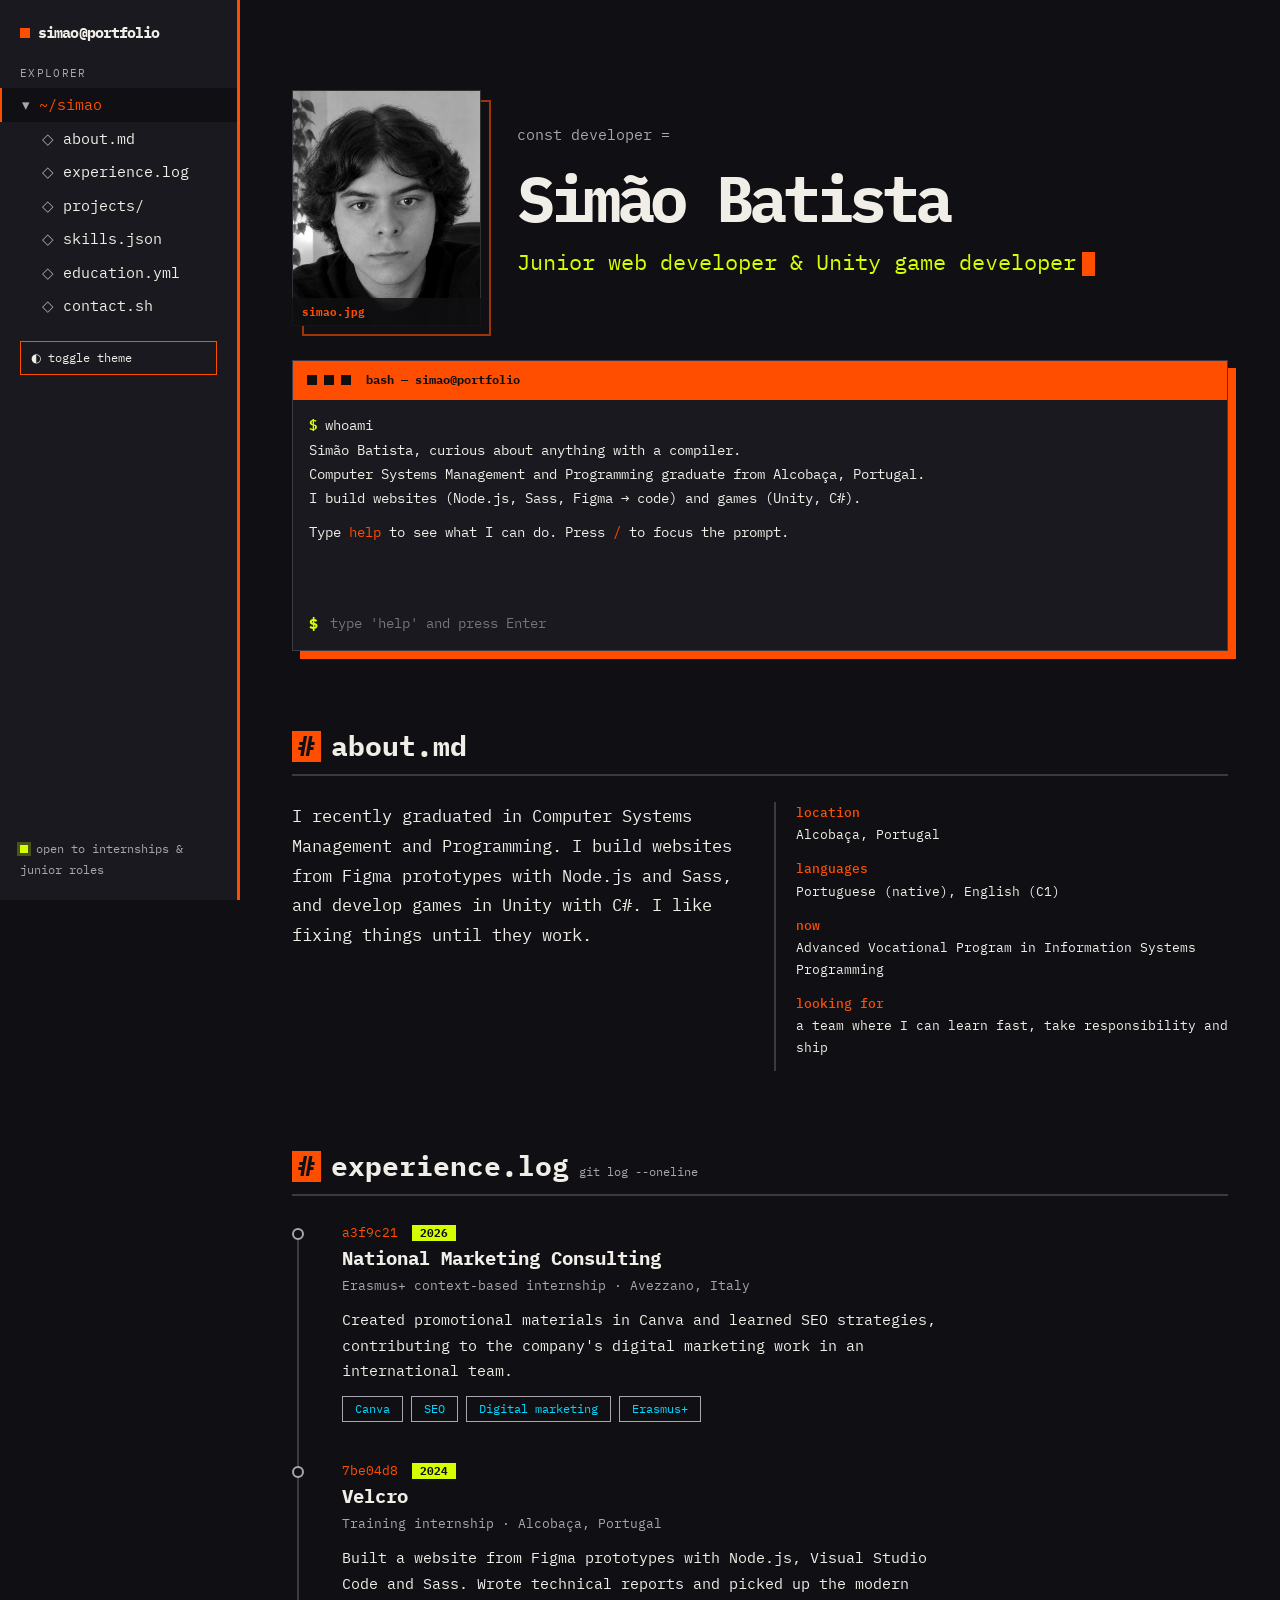
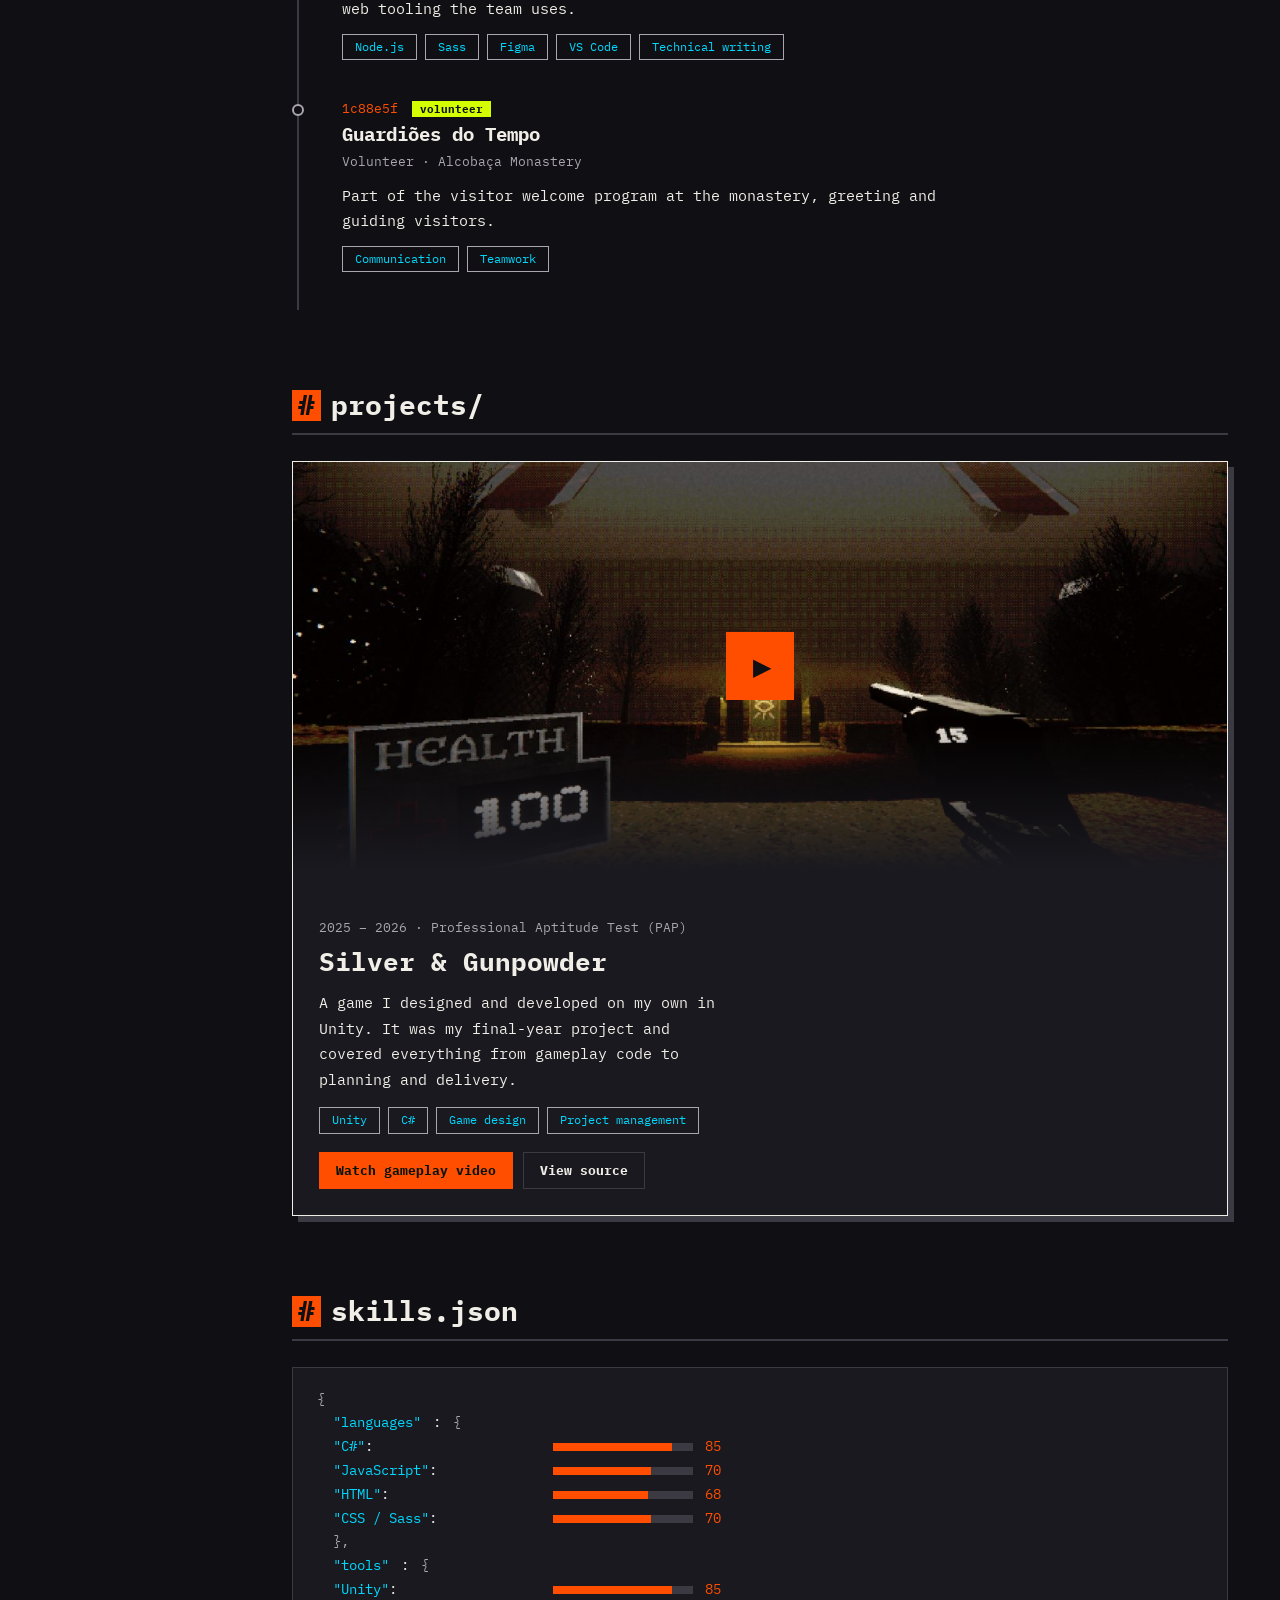
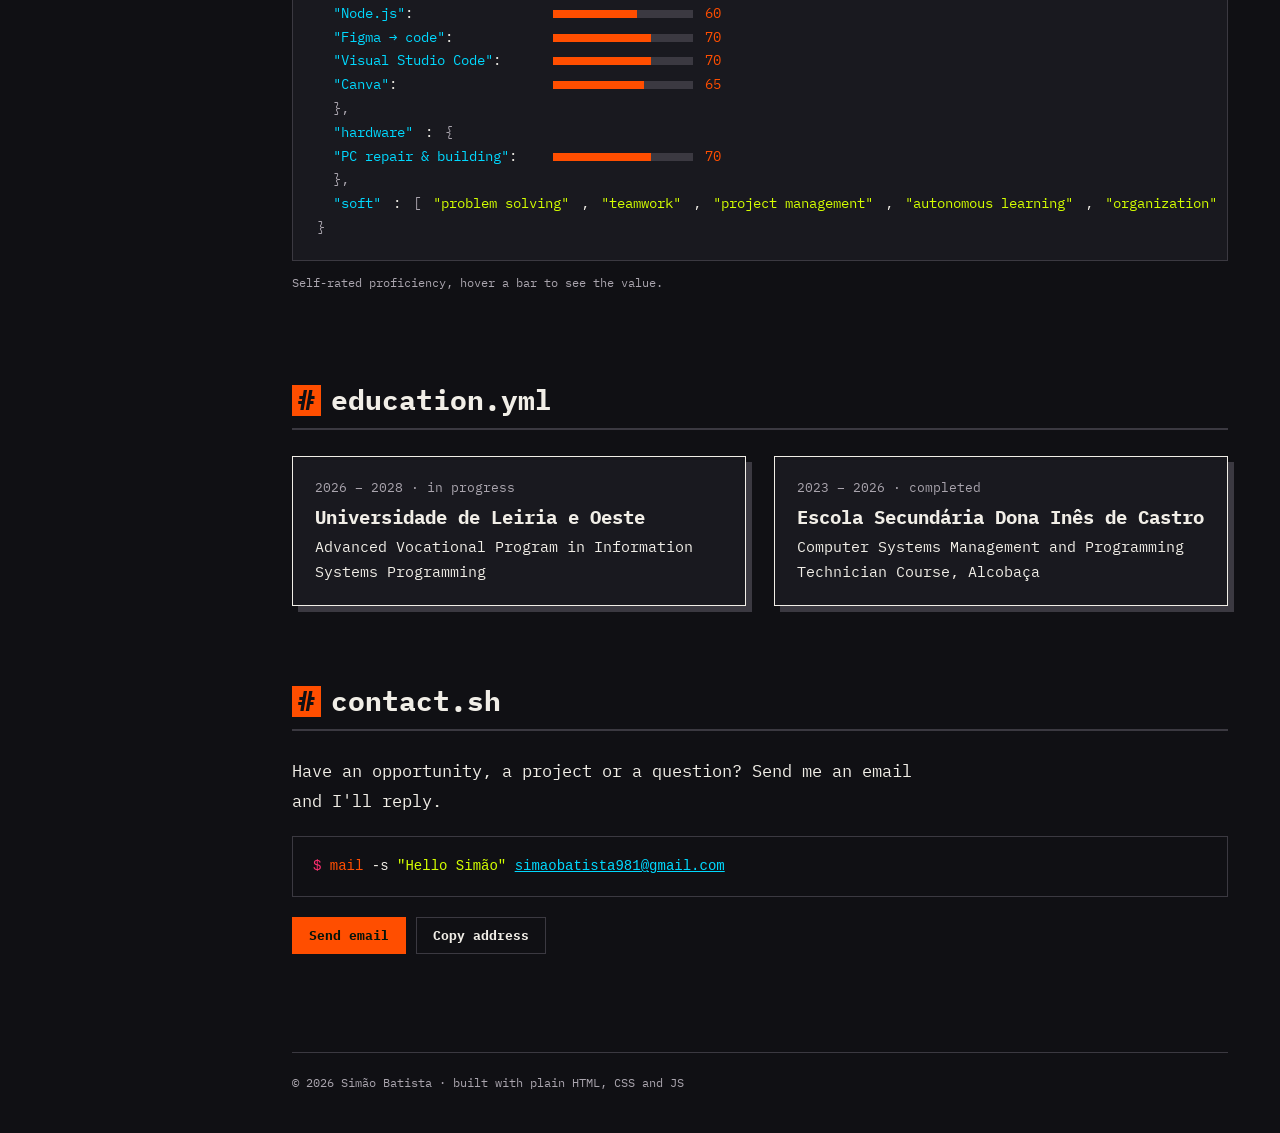
<file: index.html>
<!DOCTYPE html>
<html lang="en" data-theme="dark">
<head>
<meta charset="utf-8">
<meta name="viewport" content="width=device-width, initial-scale=1">
<title>Simão Batista | Web &amp; Unity Game Developer in Portugal</title>
<meta name="description" content="Simão Batista is a junior web developer in Alcobaça, Portugal, building websites with HTML, CSS, JavaScript, Node.js and Sass, plus Unity games in C#.">
<meta name="author" content="Simão Batista">
<meta name="robots" content="index, follow, max-image-preview:large">
<meta name="theme-color" content="#101014">
<meta property="og:type" content="website">
<meta property="og:title" content="Simão Batista | Web &amp; Unity Game Developer in Portugal">
<meta property="og:description" content="Junior web developer in Alcobaça, Portugal. Building websites with HTML, CSS, JavaScript, Node.js and Sass, and games with Unity and C#.">
<meta property="og:locale" content="en_PT">
<meta name="twitter:card" content="summary">
<meta name="twitter:title" content="Simão Batista | Web &amp; Unity Game Developer in Portugal">
<meta name="twitter:description" content="Junior web developer in Alcobaça, Portugal. Building websites with HTML, CSS, JavaScript, Node.js and Sass, and games with Unity and C#.">
<script type="application/ld+json">
{
  "@context": "https://schema.org",
  "@type": "Person",
  "name": "Simão Batista",
  "jobTitle": "Junior Web Developer and Unity Game Developer",
  "description": "Junior web developer in Alcobaça, Portugal, building websites with HTML, CSS, JavaScript, Node.js and Sass, and developing games with Unity and C#.",
  "address": {
    "@type": "PostalAddress",
    "addressLocality": "Alcobaça",
    "addressCountry": "PT"
  },
  "knowsAbout": ["Web development", "HTML", "CSS", "JavaScript", "Node.js", "Sass", "Unity", "C#", "Computer systems"]
}
</script>
<link rel="shortcut icon" type="image/x-icon" href="favicon.ico?"><link rel="preconnect" href="https://fonts.googleapis.com">
<link rel="preconnect" href="https://fonts.gstatic.com" crossorigin>
<link href="https://fonts.googleapis.com/css2?family=IBM+Plex+Mono:wght@400;500;600;700&display=swap" rel="stylesheet">
<link rel="stylesheet" href="style.css">
</head>
<body>
<a class="skip" href="#main">Skip to content</a>

<aside class="side" aria-label="Site navigation">
  <div class="brand"><span class="dot"></span>simao@portfolio</div>
  <div class="tree-title">EXPLORER</div>
  <nav class="tree">
    <a href="#top" class="on"><i>▾</i> ~/simao</a>
    <a href="#about" class="f">about.md</a>
    <a href="#experience" class="f">experience.log</a>
    <a href="#projects" class="f">projects/</a>
    <a href="#skills" class="f">skills.json</a>
    <a href="#education" class="f">education.yml</a>
    <a href="#contact" class="f">contact.sh</a>
  </nav>
  <button id="themeBtn" class="theme" type="button" aria-label="Toggle light and dark theme">◐ toggle theme</button>
  <div class="status"><span class="live"></span>open to internships &amp; junior roles</div>
</aside>

<main id="main">
<section id="top" class="hero">
  <div class="id">
    <figure class="avatar"><img src="assets/simao.jpg" alt="Portrait of Simão Batista" width="600" height="750"><figcaption>simao.jpg</figcaption></figure>
    <div>
      <p class="muted">const developer =</p>
      <h1>Simão Batista</h1>
      <p class="role">Junior web developer &amp; Unity game developer<span class="cursor" aria-hidden="true"></span></p>
    </div>
  </div>
  <div class="term" role="region" aria-label="Interactive terminal">
    <div class="bar"><i></i><i></i><i></i><span>bash — simao@portfolio</span></div>
    <div class="out" id="out" aria-live="polite">
      <div><span class="p">$</span> <span id="typed"></span></div>
      <noscript><pre>Simão Batista — Computer Systems Management and Programming graduate. Web dev, Unity/C#, Node.js.</pre></noscript>
    </div>
    <label class="line"><span class="p">$</span>
      <input id="cmd" type="text" autocomplete="off" autocapitalize="off" spellcheck="false" placeholder="type 'help' and press Enter" aria-label="Terminal command">
    </label>
  </div>
</section>

<section id="about">
  <h2><span class="c">#</span> about.md</h2>
  <div class="grid2">
    <p class="lead">I recently graduated in Computer Systems Management and Programming. I build websites from Figma prototypes with Node.js and Sass, and develop games in Unity with C#. I like fixing things until they work.</p>
    <ul class="facts">
      <li><b>location</b> Alcobaça, Portugal</li>
      <li><b>languages</b> Portuguese (native), English (C1)</li>
      <li><b>now</b> Advanced Vocational Program in Information Systems Programming</li>
      <li><b>looking for</b> a team where I can learn fast, take responsibility and ship</li>
    </ul>
  </div>
</section>

<section id="experience">
  <h2><span class="c">#</span> experience.log <small>git log --oneline</small></h2>
  <ol class="log">
    <li>
      <div class="hash">a3f9c21 <span class="tag">2026</span></div>
      <h3>National Marketing Consulting</h3>
      <p class="meta">Erasmus+ context-based internship · Avezzano, Italy</p>
      <p>Created promotional materials in Canva and learned SEO strategies, contributing to the company's digital marketing work in an international team.</p>
      <ul class="chips"><li>Canva</li><li>SEO</li><li>Digital marketing</li><li>Erasmus+</li></ul>
    </li>
    <li>
      <div class="hash">7be04d8 <span class="tag">2024</span></div>
      <h3>Velcro</h3>
      <p class="meta">Training internship · Alcobaça, Portugal</p>
      <p>Built a website from Figma prototypes with Node.js, Visual Studio Code and Sass. Wrote technical reports and picked up the modern web tooling the team uses.</p>
      <ul class="chips"><li>Node.js</li><li>Sass</li><li>Figma</li><li>VS Code</li><li>Technical writing</li></ul>
    </li>
    <li>
      <div class="hash">1c88e5f <span class="tag">volunteer</span></div>
      <h3>Guardiões do Tempo</h3>
      <p class="meta">Volunteer · Alcobaça Monastery</p>
      <p>Part of the visitor welcome program at the monastery, greeting and guiding visitors.</p>
      <ul class="chips"><li>Communication</li><li>Teamwork</li></ul>
    </li>
  </ol>
</section>

<section id="projects">
  <h2><span class="c">#</span> projects/</h2>
	<article class="proj">
	  <a class="shot" id="shot" href="https://www.youtube.com/watch?v=t56WMLTEBsA" target="_blank" rel="noopener" aria-label="Watch the Silver &amp; Gunpowder gameplay video on YouTube">
		<img src="assets/silver-gunpowder.jpg" alt="First-person view of Silver &amp; Gunpowder: a pistol, a health bar and a glowing door in a foggy fortress courtyard" loading="lazy">
		<span class="play" aria-hidden="true">▶</span>
	  </a>

	  <div class="pbody">
		<p class="meta">2025 – 2026 · Professional Aptitude Test (PAP)</p>
		<h3>Silver &amp; Gunpowder</h3>
		<p>A game I designed and developed on my own in Unity. It was my final-year project and covered everything from gameplay code to planning and delivery.</p>

		<ul class="chips">
		  <li>Unity</li>
		  <li>C#</li>
		  <li>Game design</li>
		  <li>Project management</li>
		</ul>

		<div class="actions">
		  <a class="btn" id="videoLink" href="#" target="_blank" rel="noopener" hidden>
			Watch gameplay video
		  </a>

		  <a class="btn ghost"
			 id="repoLink"
			 href="https://github.com/simao-batista/Silver-Gunpowder"
			 target="_blank"
			 rel="noopener noreferrer">
			View source
		  </a>
	</article>
</section>

<section id="skills">
  <h2><span class="c">#</span> skills.json</h2>
  <div class="json" id="skillsJson"></div>
  <p class="muted small">Self-rated proficiency, hover a bar to see the value.</p>
</section>

<section id="education">
  <h2><span class="c">#</span> education.yml</h2>
  <div class="grid2 edu">
    <div class="card">
      <p class="meta">2026 – 2028 · in progress</p>
      <h3>Universidade de Leiria e Oeste</h3>
      <p>Advanced Vocational Program in Information Systems Programming</p>
    </div>
    <div class="card">
      <p class="meta">2023 – 2026 · completed</p>
      <h3>Escola Secundária Dona Inês de Castro</h3>
      <p>Computer Systems Management and Programming Technician Course, Alcobaça</p>
    </div>
  </div>
</section>

<section id="contact">
  <h2><span class="c">#</span> contact.sh</h2>
  <p class="lead">Have an opportunity, a project or a question? Send me an email and I'll reply.</p>
  <pre class="code sh"><code><span class="k">$</span> <span class="f">mail</span> -s <span class="s">"Hello Simão"</span> <a href="mailto:simaobatista981@gmail.com">simaobatista981@gmail.com</a></code></pre>
  <div class="actions">
    <a class="btn" href="mailto:simaobatista981@gmail.com">Send email</a>
    <button class="btn ghost" id="copyBtn" type="button">Copy address</button>
    <a class="btn ghost" id="ghLink" href="#" target="_blank" rel="noopener" hidden>GitHub</a>
    <a class="btn ghost" id="liLink" href="#" target="_blank" rel="noopener" hidden>LinkedIn</a>
  </div>
</section>

<footer>© <span id="yr"></span> Simão Batista · built with plain HTML, CSS and JS</footer>
</main>

<script src="script.js"></script>
</body>
</html>
</file>
<file: style.css>
:root{--bg:#101014;--panel:#19191f;--line:#3b3941;--text:#f1eee7;--muted:#aaa5ae;--amber:#ff4e00;--cyan:#00d9ff;--pink:#ff2e70;--green:#d4ff00;--r:0px}
:root[data-theme=light]{--bg:#f2f0e8;--panel:#fffdf5;--line:#25231f;--text:#201e1a;--muted:#625d56;--amber:#e33e00;--cyan:#005eb8;--pink:#bf174b;--green:#8cac00}
*,*::before,*::after{box-sizing:border-box}html{scroll-behavior:smooth}
body{margin:0;background:var(--bg);color:var(--text);font:400 15px/1.7 "IBM Plex Mono",ui-monospace,Menlo,Consolas,monospace;padding-left:240px;transition:background .15s}
h1,h2,h3{font-family:"IBM Plex Mono",ui-monospace,Menlo,Consolas,monospace;margin:0;line-height:1.1}
a{color:var(--cyan)}a:hover{color:var(--amber)}
:focus-visible{outline:2px solid var(--amber);outline-offset:3px}
.skip{position:absolute;left:-999px}.skip:focus{left:8px;top:8px;background:var(--amber);color:#000;padding:6px 10px;z-index:99}
.side{position:fixed;inset:0 auto 0 0;width:240px;background:var(--panel);border-right:1px solid var(--line);padding:20px 0;display:flex;flex-direction:column;z-index:10}
.brand{padding:0 20px 18px;font-weight:700;display:flex;gap:8px;align-items:center}
.dot{width:10px;height:10px;border-radius:50%;background:var(--amber)}
.tree-title{padding:0 20px 6px;font-size:11px;color:var(--muted);letter-spacing:.12em}
.tree a{display:block;padding:4px 20px;color:var(--text);text-decoration:none;border-left:2px solid transparent}
.tree a.f{padding-left:40px}.tree a.f::before{content:"◇ ";color:var(--muted)}
.tree a i{font-style:normal;color:var(--muted)}
.tree a:hover{background:var(--bg)}
.tree a.on{border-left-color:var(--amber);background:var(--bg);color:var(--amber)}
.theme{margin:18px 20px 0;background:none;border:1px solid var(--line);color:var(--text);font:inherit;font-size:12px;padding:6px 10px;border-radius:var(--r);cursor:pointer}
.theme:hover{border-color:var(--amber)}
.status{margin:auto 20px 0;font-size:12px;color:var(--muted)}
.live{display:inline-block;width:8px;height:8px;border-radius:50%;background:var(--green);margin-right:8px;animation:pulse 2s infinite}
@keyframes pulse{50%{opacity:.35}}
main{max-width:920px;margin:0 auto;padding:0 32px 40px}
section{padding:72px 0 8px;scroll-margin-top:10px}
.hero{padding-top:90px}
h1{font-size:clamp(34px,6vw,64px);font-weight:700;letter-spacing:-.04em;margin:6px 0 10px}
h2{font-size:clamp(20px,3vw,28px);font-weight:700;margin-bottom:26px;display:flex;align-items:baseline;gap:10px;flex-wrap:wrap}
h2 small{font:400 12px "IBM Plex Mono",monospace;color:var(--muted)}
.c{color:var(--amber)}
h3{font-size:19px;font-weight:700;margin:4px 0 6px}
.role{font-size:clamp(16px,2.2vw,22px);color:var(--cyan);margin:0 0 28px}
.cursor{display:inline-block;width:.6em;height:1.1em;background:var(--amber);vertical-align:text-bottom;margin-left:6px;animation:blink 1s steps(1) infinite}
@keyframes blink{50%{opacity:0}}
.muted{color:var(--muted)}.small{font-size:12px}
.term{background:var(--panel);border:1px solid var(--line);border-radius:var(--r);overflow:hidden;box-shadow:0 18px 50px -20px #0009}
.bar{display:flex;align-items:center;gap:7px;padding:9px 14px;border-bottom:1px solid var(--line);font-size:12px;color:var(--muted)}
.bar i{width:10px;height:10px;border-radius:50%;background:var(--line)}.bar i:first-child{background:#ff5f56}.bar i:nth-child(2){background:#ffbd2e}.bar i:nth-child(3){background:#27c93f}
.bar span{margin-left:8px}
.out{padding:14px 16px 4px;min-height:230px;max-height:340px;overflow:auto;font-size:14px}
.out pre{margin:2px 0 10px;white-space:pre-wrap;font:inherit;color:var(--text)}
.out .k{color:var(--amber)}.out .e{color:var(--pink)}
.p{color:var(--green);font-weight:700}
.line{display:flex;gap:10px;padding:6px 16px 14px;align-items:center}
.line input{flex:1;background:none;border:0;color:var(--text);font:inherit;font-size:14px;outline:0;min-width:0}
.line:focus-within{background:color-mix(in srgb,var(--amber) 6%,transparent)}
.lead{font-size:17px;line-height:1.75;margin:0 0 20px;max-width:62ch}
.grid2{display:grid;grid-template-columns:1fr 1fr;gap:28px}
.facts{list-style:none;margin:0;padding:0;border-left:2px solid var(--line);padding-left:20px}
.facts li{margin-bottom:12px;font-size:13px}.facts b{display:block;color:var(--amber);font-weight:500}
.log{list-style:none;margin:0;padding:0 0 0 28px}
.log>li{position:relative;z-index:1;padding:0 0 38px 22px}
.log>li::before{content:"";position:absolute;left:-28px;top:6px;width:12px;height:12px;border-radius:50%;background:var(--bg);border:2px solid var(--muted)}
.hash{color:var(--amber);font-size:13px}
.tag{color:var(--bg);background:var(--cyan);padding:1px 8px;border-radius:99px;font-size:11px;margin-left:6px}
.meta{color:var(--muted);font-size:13px;margin:0 0 8px}
.log p{margin:0 0 10px;max-width:66ch}
.chips{list-style:none;display:flex;flex-wrap:wrap;gap:8px;margin:12px 0 0;padding:0}
.chips li{border:1px solid var(--line);border-radius:99px;padding:2px 12px;font-size:12px;color:var(--cyan)}
.proj{display:grid;grid-template-columns:1fr 1.1fr;gap:24px;background:var(--panel);border:1px solid var(--line);border-radius:var(--r);padding:26px}
.proj h3{font-size:26px}
.code{margin:0;background:var(--bg);border:1px solid var(--line);border-radius:var(--r);padding:16px;font-size:12.5px;line-height:1.6;overflow:auto;white-space:pre}
.code .k{color:var(--pink)}.code .t{color:var(--cyan)}.code .f{color:var(--amber)}.code .s{color:var(--green)}.code .n{color:var(--amber)}
.sh{padding:18px 20px;font-size:14px;margin-bottom:20px}
.actions{display:flex;flex-wrap:wrap;gap:10px;margin-top:18px}
.btn{display:inline-block;font:500 13px "IBM Plex Mono",monospace;background:var(--amber);color:#04140a;border:1px solid var(--amber);padding:9px 16px;border-radius:var(--r);text-decoration:none;cursor:pointer}
.btn:hover{background:transparent;color:var(--amber)}
.btn.ghost{background:transparent;color:var(--text);border-color:var(--line)}.btn.ghost:hover{border-color:var(--amber);color:var(--amber)}
[hidden]{display:none!important}
.json{background:var(--panel);border:1px solid var(--line);border-radius:var(--r);padding:20px 24px;font-size:14px;overflow-x:auto}
.json .key{color:var(--cyan)}.json .str{color:var(--green)}.json .br{color:var(--muted)}
.json .row{display:flex;align-items:center;gap:12px;padding-left:2ch;white-space:nowrap}
.json .row .name{min-width:26ch}
.meter{flex:0 0 140px;height:8px;background:var(--line);border-radius:99px;overflow:hidden}
.meter span{display:block;height:100%;width:0;background:var(--amber);transition:width 1.1s cubic-bezier(.2,.8,.2,1)}
.json .num{color:var(--amber);width:4ch}
.card{background:var(--panel);border:1px solid var(--line);border-radius:var(--r);padding:20px 22px}
.card p:last-child{margin:0}
footer{margin-top:90px;padding-top:20px;border-top:1px solid var(--line);color:var(--muted);font-size:12px}
body.party main,body.party .side{animation:hue 3s linear infinite!important}@keyframes hue{to{filter:hue-rotate(360deg)}}
.toast{position:fixed;left:50%;bottom:28px;translate:-50% 20px;background:var(--panel);color:var(--amber);border:1px solid var(--amber);padding:10px 18px;border-radius:var(--r);font-size:13px;opacity:0;z-index:99;pointer-events:none;transition:opacity .3s,translate .3s;box-shadow:0 0 30px -6px var(--amber)}
.toast.show{opacity:1;translate:-50% 0}
@media(max-width:860px){
 body{padding-left:0;padding-top:52px}
 .side{inset:0 0 auto 0;width:auto;height:auto;flex-direction:row;align-items:center;padding:0;overflow-x:auto;border-right:0;border-bottom:1px solid var(--line)}
 .brand,.tree-title,.status,.tree a i,.tree a:first-child{display:none}
 .tree{display:flex}.tree a,.tree a.f{padding:14px 12px;white-space:nowrap;border-left:0;border-bottom:2px solid transparent}
 .tree a.f::before{content:""}.tree a.on{border-bottom-color:var(--amber)}
 .theme{margin:0 10px;white-space:nowrap}
 main{padding:0 18px 30px}.grid2,.proj{grid-template-columns:1fr}
 section{scroll-margin-top:56px}.hero{padding-top:50px}
 .json .name{min-width:0}.meter{flex-basis:80px}
}
@media(prefers-reduced-motion:reduce){*{animation:none!important;transition:none!important}html{scroll-behavior:auto}}

/* ---- motion + detail ---- */
body::after{content:"";position:fixed;inset:0;pointer-events:none;z-index:50;background:repeating-linear-gradient(0deg,transparent 0 3px,#00000012 3px 4px);opacity:.25}
.term{transition:box-shadow .12s steps(2,end),border-color .12s steps(2,end)}
.term:focus-within{border-color:var(--amber);box-shadow:0 0 0 1px var(--amber),0 0 40px -8px color-mix(in srgb,var(--amber) 55%,transparent)}
.out>*{animation:in .3s steps(5,end) both}@keyframes in{from{opacity:0;transform:translateY(4px)}}
.rv{opacity:0;transform:translateY(8px);transition:opacity .38s steps(7,end),transform .38s steps(5,end);transition-delay:var(--d,0ms)}
.rv.in{opacity:1;transform:none}
.log{position:relative;border-left:0}
.log::before{content:"";position:absolute;z-index:0;left:5px;top:12px;bottom:0;width:2px;background:var(--line)}
.log::after{content:"";position:absolute;z-index:0;left:5px;top:12px;width:2px;max-height:calc(100% - 12px);height:var(--prog,0%);background:var(--amber);box-shadow:0 0 10px var(--amber);transition:height .15s}
.log>li::before{transition:background .3s,box-shadow .3s}
.log>li:hover::before{background:var(--amber);box-shadow:0 0 14px var(--amber)}
.chips li{transition:transform .25s,border-color .25s,background .25s,box-shadow .25s}
.chips li:hover{transform:translateY(-3px);border-color:var(--amber);background:color-mix(in srgb,var(--amber) 10%,transparent);box-shadow:0 6px 16px -8px var(--amber)}
.card,.proj{transition:transform .35s cubic-bezier(.2,.8,.2,1),border-color .35s,box-shadow .35s}
.card:hover,.proj:hover{border-color:var(--amber);box-shadow:0 20px 50px -26px var(--amber)}
.card:hover{transform:translateY(-4px)}
.tree a{transition:background .12s steps(2,end),color .12s steps(2,end)}
.btn{transition:transform .2s,background .2s,color .2s,box-shadow .2s}
.btn:hover{transform:translateY(-2px);box-shadow:0 8px 22px -8px var(--amber)}
.shot{position:relative;display:block;margin:-26px -26px 22px;grid-column:1/-1;overflow:hidden;border-radius:var(--r) var(--r) 0 0;aspect-ratio:16/7;background:#000}
.shot img{width:100%;height:100%;object-fit:cover;object-position:center 60%;display:block;transition:transform .8s cubic-bezier(.2,.8,.2,1),filter .5s;filter:saturate(.9)}
.shot:hover img{transform:scale(1.06);filter:saturate(1.2)}
.shot::after{content:"";position:absolute;inset:0;background:linear-gradient(transparent 50%,var(--panel))}
.play{position:absolute;z-index:2;left:50%;top:50%;translate:-50% -50%;width:68px;height:68px;border-radius:50%;background:color-mix(in srgb,var(--bg) 70%,transparent);border:2px solid var(--amber);display:grid;place-items:center;color:var(--amber);font-size:24px;padding-left:4px;transition:transform .3s,background .3s,color .3s;animation:ping 2.4s infinite}
.shot:hover .play{transform:scale(1.15);background:var(--amber);color:#04140a}
@keyframes ping{0%{box-shadow:0 0 0 0 color-mix(in srgb,var(--amber) 55%,transparent)}100%{box-shadow:0 0 0 24px transparent}}
.meter span{box-shadow:0 0 10px var(--amber)}
.json .row{transition:background .2s}.json .row:hover{background:color-mix(in srgb,var(--amber) 7%,transparent)}
.cursor{box-shadow:0 0 12px var(--amber)}
@media(max-width:860px){.shot{margin:-26px -26px 18px;aspect-ratio:16/9}}

.log>li.reached::before,.log>li:hover::before{background:var(--amber);border-color:var(--amber);box-shadow:0 0 14px var(--amber)}
.id{display:flex;align-items:center;gap:36px;margin-bottom:34px}
.avatar{flex:none;margin:0;width:189px;position:relative}
.avatar::before{content:"";position:absolute;inset:10px -10px -10px 10px;border:1px solid var(--amber);border-radius:var(--r);opacity:.6;transition:inset .35s cubic-bezier(.2,.8,.2,1),opacity .35s}
.avatar:hover::before{inset:0;opacity:1}
.avatar img{position:relative;display:block;width:100%;height:auto;aspect-ratio:4/5;object-fit:cover;object-position:center 30%;border-radius:var(--r);border:1px solid var(--line);background:var(--panel)}
.avatar figcaption{position:absolute;z-index:1;left:0;bottom:0;right:0;padding:5px 10px;font-size:11px;color:var(--amber);background:color-mix(in srgb,var(--bg) 82%,transparent);border-radius:0 0 var(--r) var(--r)}
.id h1{margin-top:2px}
@media(max-width:600px){.id{flex-direction:column;align-items:flex-start;gap:26px}.avatar{width:140px}}
.proj .code {
  grid-column: 1 / -1;
  max-height: 600px;
  overflow: auto;
}

/* Hard-edged, high-contrast workstation treatment */
h1{text-shadow:none;letter-spacing:-.075em}
h1:hover{animation:none}
main{max-width:1000px}
.side{border-right:3px solid var(--amber)}
.brand{letter-spacing:-.06em}
.dot,.live{border-radius:0}
.live{animation:none;box-shadow:0 0 0 3px color-mix(in srgb,var(--green) 25%,transparent)}
.theme,.term,.proj,.json,.card,.code,.avatar img{border-radius:0}
.theme{border-color:var(--amber);text-align:left}
.term{box-shadow:8px 8px 0 var(--amber)}
.term:focus-within{box-shadow:8px 8px 0 var(--cyan);border-color:var(--cyan)}
.bar{background:var(--amber);color:#101014;border-bottom:0;font-weight:700}
.bar i{border-radius:0}
.bar i:first-child,.bar i:nth-child(2),.bar i:nth-child(3){background:#101014}
.out{min-height:205px}
h2{border-bottom:2px solid var(--line);padding-bottom:12px}
h2 .c{background:var(--amber);color:#101014;padding:0 6px}
.role{color:var(--green)}
.tag{border-radius:0;background:var(--green);color:#101014;font-weight:700}
.chips li{border-radius:0;border-color:var(--muted)}
.chips li:hover{transform:none;box-shadow:none}
.proj,.card{border:1px solid var(--text);box-shadow:6px 6px 0 var(--line)}
.proj:hover,.card:hover{transform:none;border-color:var(--amber);box-shadow:6px 6px 0 var(--amber)}
.btn{font-family:"IBM Plex Mono",ui-monospace,Menlo,Consolas,monospace;font-weight:700}
.btn:hover{transform:none;box-shadow:4px 4px 0 var(--cyan)}
.play{border-radius:0;animation:none;background:var(--amber);color:#101014}
.shot::after{background:linear-gradient(transparent 65%,var(--panel))}
.meter,.meter span{border-radius:0}
.meter span{box-shadow:none}
.json .row:hover{background:color-mix(in srgb,var(--cyan) 12%,transparent)}
.log::after{box-shadow:none}
.log>li.reached::before,.log>li:hover::before{box-shadow:none}
.avatar::before{border-radius:0;border-width:2px}
.avatar img{filter:grayscale(1) contrast(1.12)}
.avatar:hover img{filter:grayscale(.35) contrast(1.1)}
.avatar figcaption{font-weight:700}
.tree a{transition:background .12s steps(2,end),color .12s steps(2,end)}
.tree a.f:hover{padding-left:40px}
.btn,.card,.proj,.shot img,.cursor{transition-timing-function:steps(5,end)}
.cursor{box-shadow:none}
body::after{display:none}
@media(max-width:860px){
 .side{border-right:0;border-bottom:3px solid var(--amber)}
 .term{box-shadow:5px 5px 0 var(--amber)}
}
@media(prefers-reduced-motion:reduce){.rv{opacity:1;transform:none}}

.not-found{min-height:100vh;padding:0;display:grid;place-items:center;background:var(--bg)}
.not-found-main{width:min(720px,100%);margin:0;padding:clamp(24px,7vw,72px);border:2px solid var(--amber);box-shadow:10px 10px 0 var(--line)}
.not-found-prompt{margin:0;color:var(--muted);font-size:13px}
.not-found-prompt span{color:var(--green);font-weight:700}
.not-found-code{margin:12px 0 -8px;color:var(--amber);font-size:clamp(100px,24vw,210px);font-weight:700;line-height:.95;letter-spacing:-.12em}
.not-found h1{font-size:clamp(26px,6vw,42px);letter-spacing:-.08em}
.not-found-copy{max-width:52ch;margin:18px 0;color:var(--muted)}
.not-found-actions{display:flex;flex-wrap:wrap;gap:12px;margin-top:28px}
.not-found-foot{margin:38px 0 0;padding-top:14px;border-top:1px solid var(--line);color:var(--muted);font-size:12px}
.not-found-foot a{color:var(--cyan)}
@media(max-width:600px){.not-found-main{box-shadow:6px 6px 0 var(--line)}}
</file>
